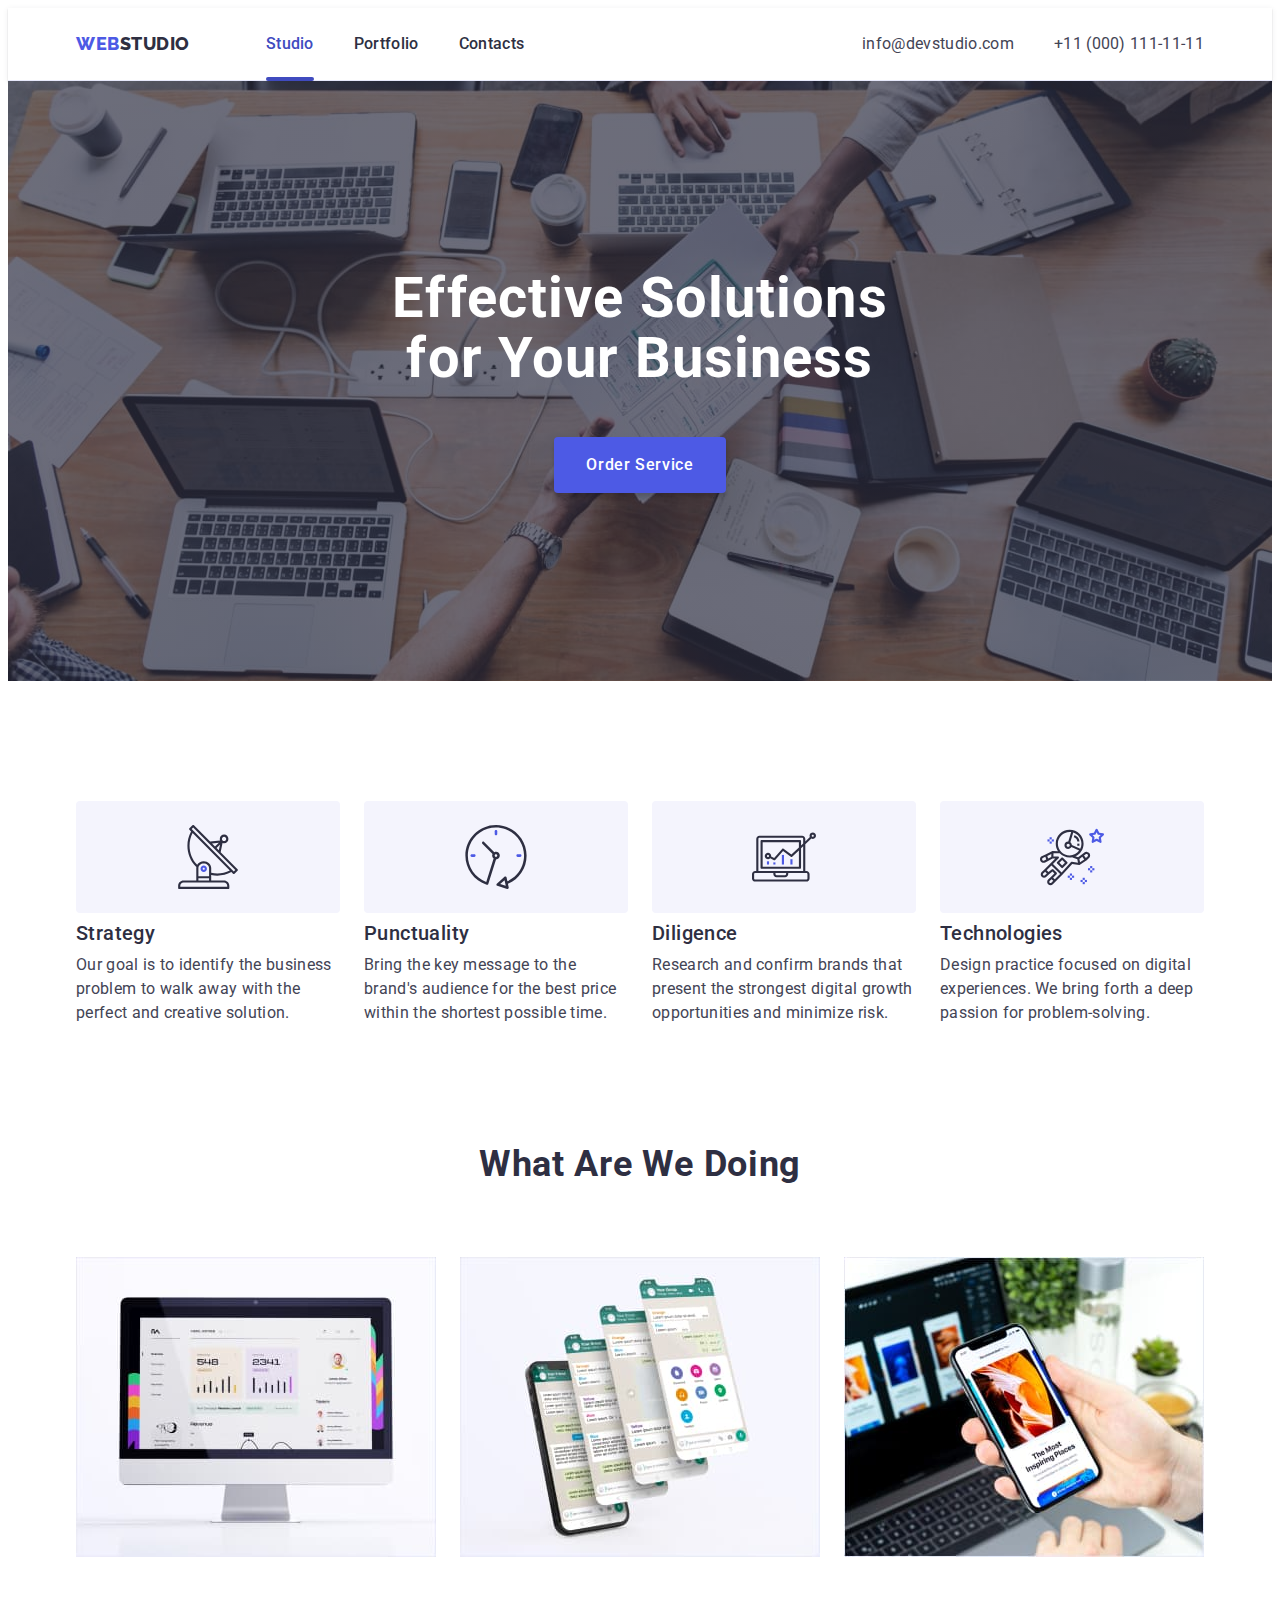
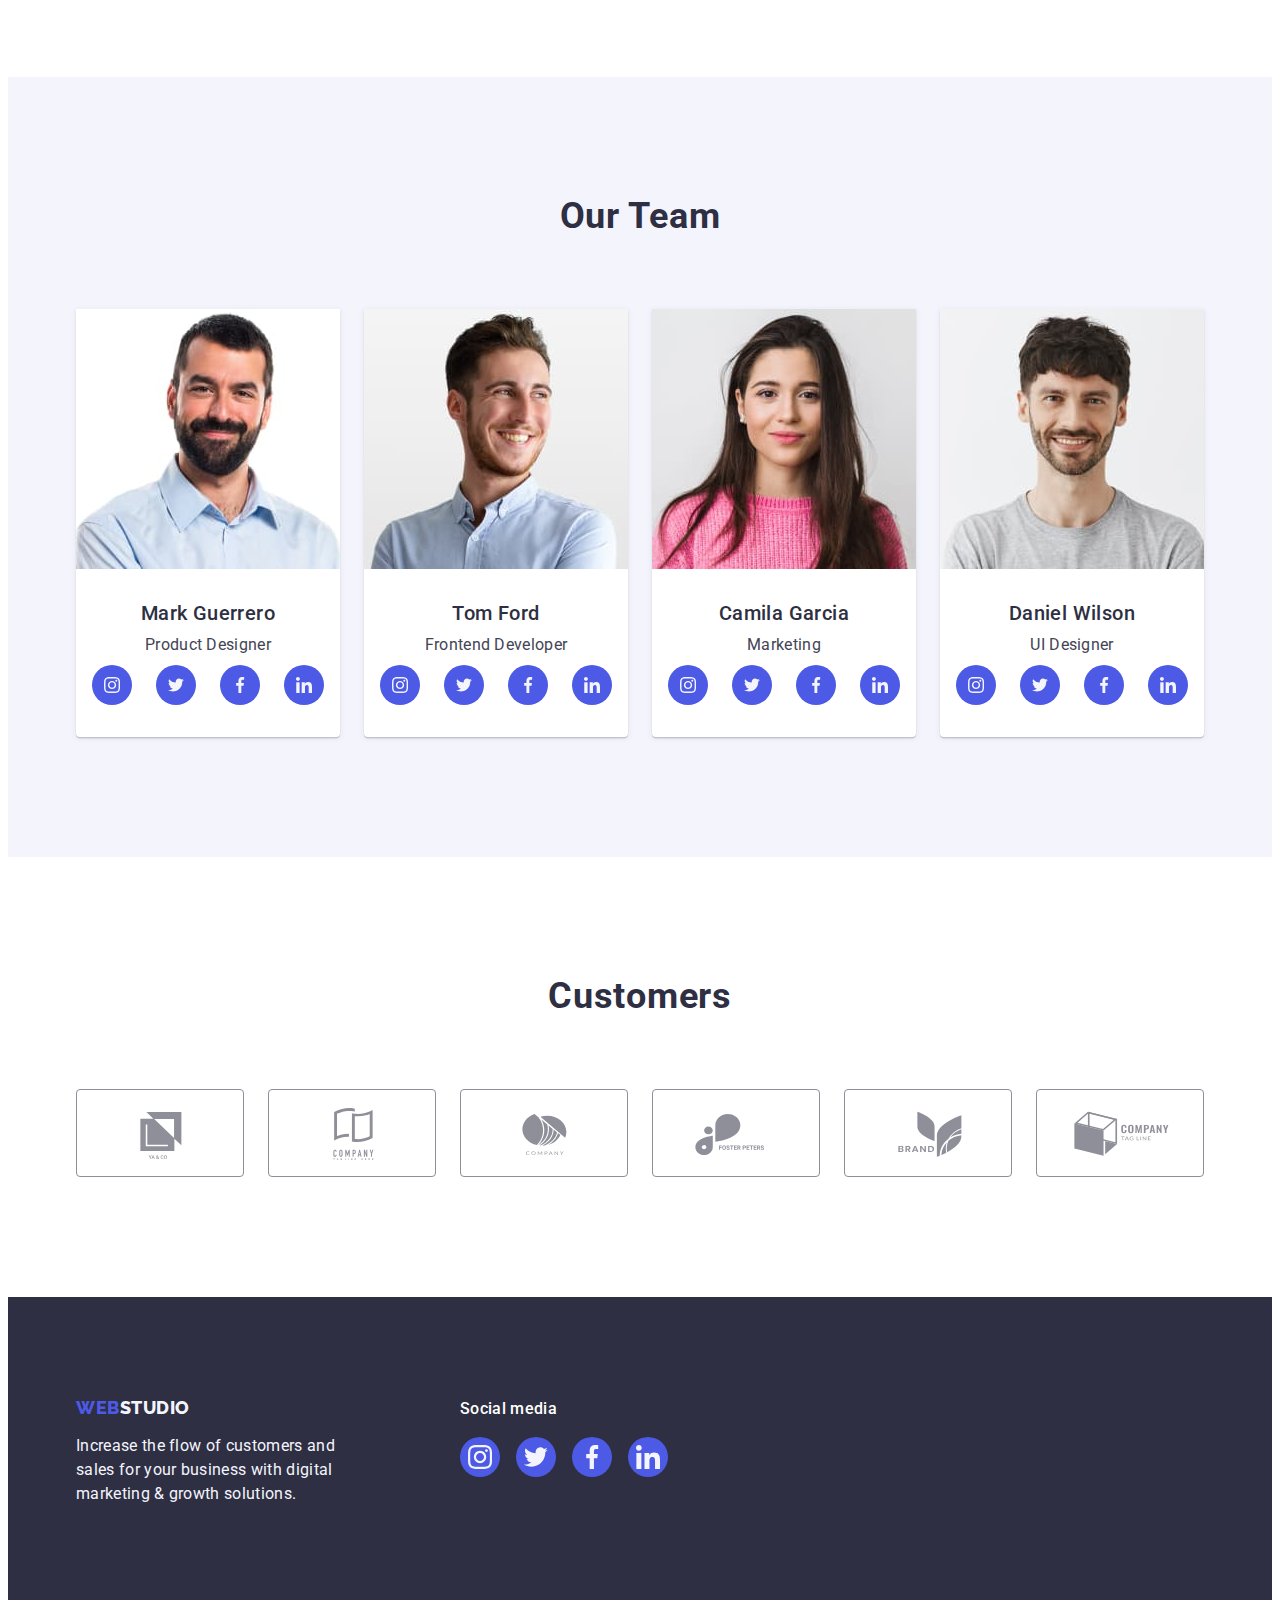
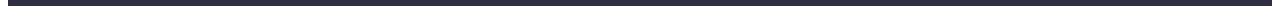
<file: index.html>
<!DOCTYPE html>
<html lang="en">
  <head>
    <meta charset="UTF-8" />
    <meta http-equiv="X-UA-Compatible" content="IE=edge" />
    <meta name="viewport" content="width=device-width, initial-scale=1.0" />
    <title>WebStudio</title>
    <link rel="preconnect" href="https://fonts.googleapis.com" />
    <link rel="preconnect" href="https://fonts.gstatic.com" crossorigin />
    <link
      href="https://fonts.googleapis.com/css2?family=Raleway:wght@800&family=Roboto:wght@400;500;700;900&display=swap"
      rel="stylesheet"
    />
    <link rel="preconnect" href="https://fonts.gstatic.com" />
    <link
      rel="stylesheet"
      href="https://cdnjs.cloudflare.com/ajax/libs/modern-normalize/2.0.0/modern-normalize.min.css"
      integrity="sha512-4xo8blKMVCiXpTaLzQSLSw3KFOVPWhm/TRtuPVc4WG6kUgjH6J03IBuG7JZPkcWMxJ5huwaBpOpnwYElP/m6wg=="
      crossorigin="anonymous"
      referrerpolicy="no-referrer"
    />
    <link rel="stylesheet" href="./css/styles.css" />
  </head>
  <body>
    <header class="header">
      <div class="container header-container">
        <nav class="header-navigation">
          <a href="/index.html" class="logo link">
            Web<span class="accent">Studio</span>
          </a>
          <ul class="header-list list">
            <li>
              <a class="header-link current link" href="./index.html">Studio</a>
            </li>
            <li>
              <a class="header-link link" href="./portfolio.html">Portfolio</a>
            </li>
            <li>
              <a class="header-link link" href="">Contacts</a>
            </li>
          </ul>
        </nav>
        <address class="address">
          <ul class="header-address list">
            <li>
              <a
                class="header-address-link link"
                href="mailto:info@devstudio.com"
                >info@devstudio.com</a
              >
            </li>
            <li>
              <a class="header-address-link link" href="tel:+110001111111"
                >+11 (000) 111-11-11</a
              >
            </li>
          </ul>
        </address>
      </div>
    </header>
    <main>
      <!----1 SECTION HERO---->
      <section class="section hero-section">
        <div class="container hero-container">
          <h1 class="hero-name">Effective Solutions for Your Business</h1>
          <button type="button" class="header-button" data-modal-open>
            Order Service
          </button>
        </div>
      </section>
      <!----2 SECTION OUR FEATURES----->
      <section class="section section-features">
        <div class="container">
          <h2 class="visually-hidden">Our Features</h2>
          <ul class="about-features list">
            <li class="about-features-item">
              <div class="features-icon">
                <svg width="64" height="64">
                  <use href="./images/icons.svg#icon-antenna"></use>
                </svg>
              </div>
              <h3 class="section-title">Strategy</h3>
              <p class="section-text">
                Our goal is to identify the business problem to walk away with
                the perfect and creative solution.
              </p>
            </li>
            <li class="about-features-item icon-clock">
              <div class="features-icon">
                <svg width="64" height="64">
                  <use href="./images/icons.svg#icon-clock"></use>
                </svg>
              </div>
              <h3 class="section-title">Punctuality</h3>
              <p class="section-text">
                Bring the key message to the brand's audience for the best price
                within the shortest possible time.
              </p>
            </li>
            <li class="about-features-item">
              <div class="features-icon">
                <svg width="64" height="64">
                  <use href="./images/icons.svg#icon-diagram"></use>
                </svg>
              </div>
              <h3 class="section-title">Diligence</h3>
              <p class="section-text">
                Research and confirm brands that present the strongest digital
                growth opportunities and minimize risk.
              </p>
            </li>
            <li class="about-features-item">
              <div class="features-icon">
                <svg width="64" height="64">
                  <use href="./images/icons.svg#icon-astronaut"></use>
                </svg>
              </div>
              <h3 class="section-title">Technologies</h3>
              <p class="section-text">
                Design practice focused on digital experiences. We bring forth a
                deep passion for problem-solving.
              </p>
            </li>
          </ul>
        </div>
      </section>
      <!-----3 SECTION WHAT DOING------>
      <section class="section features-doing">
        <div class="container">
          <h2 class="section-features-doing">What are we doing</h2>
          <ul class="list picture-list">
            <li class="picture-list-image">
              <img
                src="./images/a_img_1.jpg"
                alt="monitor"
                width="360"
                height="300"
              />
            </li>
            <li class="picture-list-image">
              <img
                src="./images/a_img_2.jpg"
                alt="phone"
                width="360"
                height="300"
              />
            </li>
            <li class="picture-list-image">
              <img
                src="./images/a_img_3.jpg"
                alt="notebook and phone"
                width="360"
                height="300"
              />
            </li>
          </ul>
        </div>
      </section>
      <!-----4 SECTION TEAM------->
      <section class="section section-team">
        <div class="container team-features">
          <h2 class="section-team-features">Our Team</h2>
          <ul class="list list-team">
            <li class="list-team-image">
              <img
                src="./images/mark_guerrero_img.jpg"
                alt="photo_mark_guerrero"
                width="264"
                height="260"
              />
              <div class="container-info">
                <h3 class="section-team-title">Mark Guerrero</h3>
                <p class="section-team-text">Product Designer</p>
                <ul class="socialmedia-list list">
                  <li class="socialmedia-item">
                    <a class="social-link link" href="">
                      <svg class="social-icon" width="16" height="16">
                        <use href="./images/icons.svg#icon-instagram"></use>
                      </svg>
                    </a>
                  </li>
                  <li class="socialmedia-item">
                    <a class="social-link link" href="">
                      <svg class="social-icon" width="16" height="16">
                        <use href="./images/icons.svg#icon-twitter"></use>
                      </svg>
                    </a>
                  </li>
                  <li class="socialmedia-item">
                    <a class="social-link link" href="">
                      <svg class="social-icon" width="16" height="16">
                        <use href="./images/icons.svg#icon-facebook"></use>
                      </svg>
                    </a>
                  </li>
                  <li class="socialmedia-item">
                    <a class="social-link link" href="">
                      <svg class="social-icon" width="16" height="16">
                        <use href="./images/icons.svg#icon-linkedin"></use>
                      </svg>
                    </a>
                  </li>
                </ul>
              </div>
            </li>
            <li class="list-team-image">
              <img
                src="./images/tom_ford_img.jpg"
                alt="photo_tom_ford"
                width="264"
                height="260"
              />
              <div class="container-info">
                <h3 class="section-team-title">Tom Ford</h3>
                <p class="section-team-text">Frontend Developer</p>
                <ul class="socialmedia-list list">
                  <li class="socialmedia-item">
                    <a class="social-link link" href="">
                      <svg class="social-icon" width="16" height="16">
                        <use href="./images/icons.svg#icon-instagram"></use>
                      </svg>
                    </a>
                  </li>
                  <li class="socialmedia-item">
                    <a class="social-link link" href="">
                      <svg class="social-icon" width="16" height="16">
                        <use href="./images/icons.svg#icon-twitter"></use>
                      </svg>
                    </a>
                  </li>
                  <li class="socialmedia-item">
                    <a class="social-link link" href="">
                      <svg class="social-icon" width="16" height="16">
                        <use href="./images/icons.svg#icon-facebook"></use>
                      </svg>
                    </a>
                  </li>
                  <li class="socialmedia-item">
                    <a class="social-link link" href="">
                      <svg class="social-icon" width="16" height="16">
                        <use href="./images/icons.svg#icon-linkedin"></use>
                      </svg>
                    </a>
                  </li>
                </ul>
              </div>
            </li>
            <li class="list-team-image">
              <img
                src="./images/camila_garcia_img.jpg"
                alt="photo_camila_garcia"
                width="264"
                height="260"
              />
              <div class="container-info">
                <h3 class="section-team-title">Camila Garcia</h3>
                <p class="section-team-text">Marketing</p>
                <ul class="socialmedia-list list">
                  <li class="socialmedia-item">
                    <a class="social-link link" href="">
                      <svg class="social-icon" width="16" height="16">
                        <use href="./images/icons.svg#icon-instagram"></use>
                      </svg>
                    </a>
                  </li>
                  <li class="socialmedia-item">
                    <a class="social-link link" href="">
                      <svg class="social-icon" width="16" height="16">
                        <use href="./images/icons.svg#icon-twitter"></use>
                      </svg>
                    </a>
                  </li>
                  <li class="socialmedia-item">
                    <a class="social-link link" href="">
                      <svg class="social-icon" width="16" height="16">
                        <use href="./images/icons.svg#icon-facebook"></use>
                      </svg>
                    </a>
                  </li>
                  <li class="socialmedia-item">
                    <a class="social-link link" href="">
                      <svg class="social-icon" width="16" height="16">
                        <use href="./images/icons.svg#icon-linkedin"></use>
                      </svg>
                    </a>
                  </li>
                </ul>
              </div>
            </li>
            <li class="list-team-image">
              <img
                src="./images/daniel_wilson_img.jpg"
                alt="photo_daniel_wilson"
                width="264"
                height="260"
              />
              <div class="container-info">
                <h3 class="section-team-title">Daniel Wilson</h3>
                <p class="section-team-text">UI Designer</p>
                <ul class="socialmedia-list list">
                  <li class="socialmedia-item">
                    <a class="social-link link" href="">
                      <svg class="social-icon" width="16" height="16">
                        <use href="./images/icons.svg#icon-instagram"></use>
                      </svg>
                    </a>
                  </li>
                  <li class="socialmedia-item">
                    <a class="social-link link" href="">
                      <svg class="social-icon" width="16" height="16">
                        <use href="./images/icons.svg#icon-twitter"></use>
                      </svg>
                    </a>
                  </li>
                  <li class="socialmedia-item">
                    <a class="social-link link" href="">
                      <svg class="social-icon" width="16" height="16">
                        <use href="./images/icons.svg#icon-facebook"></use>
                      </svg>
                    </a>
                  </li>
                  <li class="socialmedia-item">
                    <a class="social-link link" href="">
                      <svg class="social-icon" width="16" height="16">
                        <use href="./images/icons.svg#icon-linkedin"></use>
                      </svg>
                    </a>
                  </li>
                </ul>
              </div>
            </li>
          </ul>
        </div>
      </section>
      <!----5 SECTION CUSTOMERS---->
      <section class="section section-customers">
        <div class="container">
          <h2 class="section-customers-features">Customers</h2>
          <ul class="about-customers list">
            <li class="about-customers-item">
              <a class="customers-link link" href="">
                <svg class="customers-logo" width="104" height="56">
                  <use href="./images/icons.svg#icon-Logo-1"></use>
                </svg>
              </a>
            </li>
            <li class="about-customers-item">
              <a class="customers-link link" href="">
                <svg class="customers-logo" width="104" height="56">
                  <use href="./images/icons.svg#icon-Logo-2"></use>
                </svg>
              </a>
            </li>
            <li class="about-customers-item">
              <a class="customers-link link" href="">
                <svg class="customers-logo" width="104" height="56">
                  <use href="./images/icons.svg#icon-Logo-3"></use>
                </svg>
              </a>
            </li>
            <li class="about-customers-item">
              <a class="customers-link link" href="">
                <svg class="customers-logo" width="104" height="56">
                  <use href="./images/icons.svg#icon-Logo-4"></use>
                </svg>
              </a>
            </li>
            <li class="about-customers-item">
              <a class="customers-link link" href="">
                <svg class="customers-logo" width="104" height="56">
                  <use href="./images/icons.svg#icon-Logo-5"></use>
                </svg>
              </a>
            </li>
            <li class="about-customers-item">
              <a class="customers-link link" href="">
                <svg class="customers-logo" width="104" height="56">
                  <use href="./images/icons.svg#icon-Logo-6"></use>
                </svg>
              </a>
            </li>
          </ul>
        </div>
      </section>
    </main>
    <!-----FOOTER------>
    <footer class="footer">
      <div class="container footer-container">
        <div class="footer-logo-container">
          <a href="/index.html" class="logo-logo link"
            >Web<span class="accent-accent">Studio</span>
          </a>
          <p class="footer-text">
            Increase the flow of customers and sales for your business with
            digital marketing & growth solutions.
          </p>
        </div>
        <div class="footer-socialmedia-container">
          <p class="socialmedia-text">Social media</p>
          <ul class="ft-socialmedia-list list">
            <li class="ft-socialmedia-item">
              <a class="ft-social-link link" href="">
                <svg class="ft-social-icon" width="24" height="24">
                  <use href="./images/icons.svg#icon-instagram"></use>
                </svg>
              </a>
            </li>
            <li class="ft-socialmedia-item">
              <a class="ft-social-link link" href="">
                <svg class="ft-social-icon" width="24" height="24">
                  <use href="./images/icons.svg#icon-twitter"></use>
                </svg>
              </a>
            </li>
            <li class="ft-socialmedia-item">
              <a class="ft-social-link link" href="">
                <svg class="ft-social-icon" width="24" height="24">
                  <use href="./images/icons.svg#icon-facebook"></use>
                </svg>
              </a>
            </li>
            <li class="ft-socialmedia-item">
              <a class="ft-social-link link" href="">
                <svg class="ft-social-icon" width="24" height="24">
                  <use href="./images/icons.svg#icon-linkedin"></use>
                </svg>
              </a>
            </li>
          </ul>
        </div>
      </div>
    </footer>
    <div class="backdrop is-hidden" data-modal>
      <div class="modal">
        <button type="button" class="modal-close" data-modal-close>
          <svg class="icon-close-black" width="8" height="8">
            <use href="./images/icons.svg#icon-close-black"></use>
          </svg>
        </button>
      </div>
    </div>
    <script src="./js/modal.js"></script>
  </body>
</html>
</file>
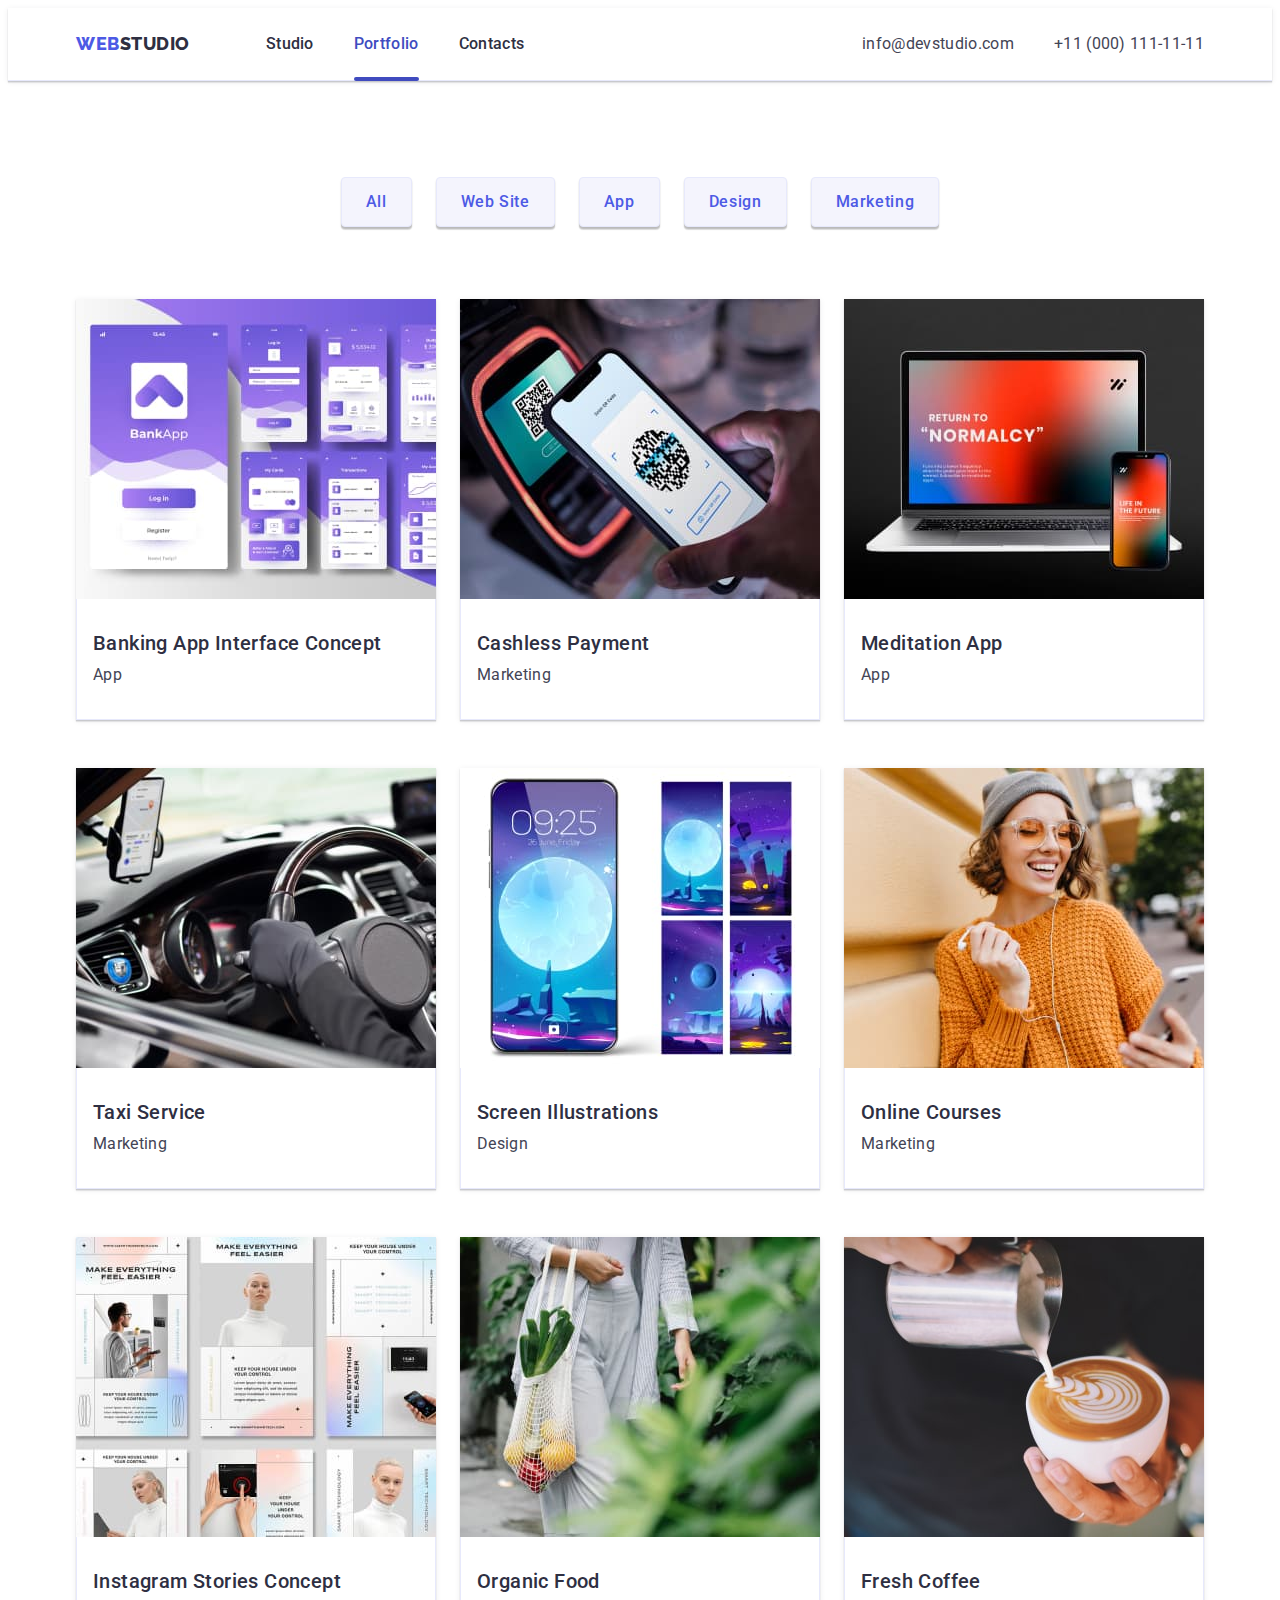
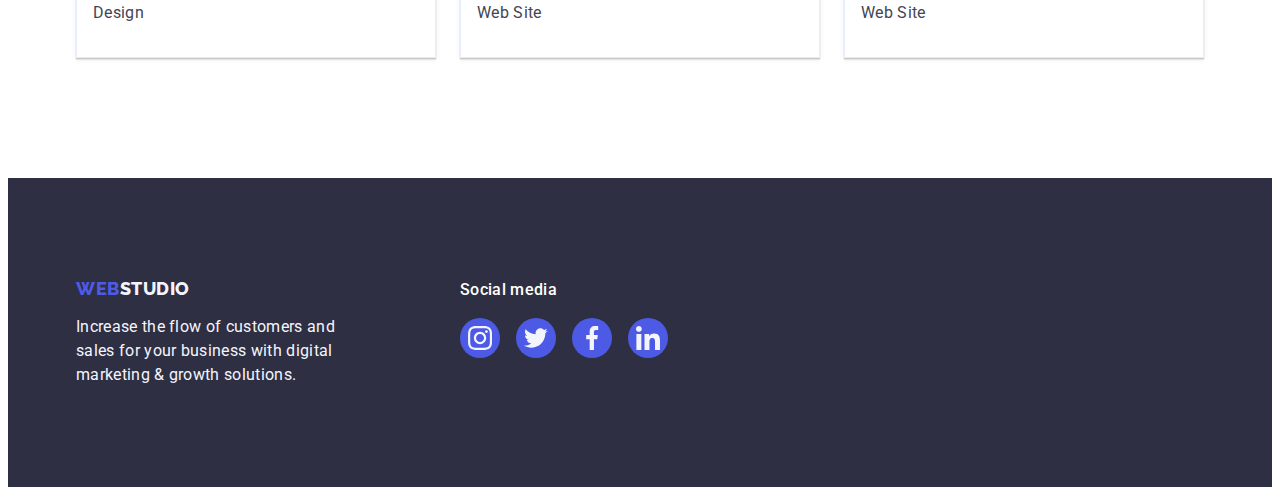
<file: portfolio.html>
<!DOCTYPE html>
<html lang="en">
  <head>
    <meta charset="UTF-8" />
    <meta http-equiv="X-UA-Compatible" content="IE=edge" />
    <meta name="viewport" content="width=device-width, initial-scale=1.0" />
    <title>WebStudio</title>
    <link rel="preconnect" href="https://fonts.googleapis.com" />
    <link rel="preconnect" href="https://fonts.gstatic.com" crossorigin />
    <link
      href="https://fonts.googleapis.com/css2?family=Raleway:wght@800&family=Roboto:wght@400;500;700;900&display=swap"
      rel="stylesheet"
    />
    <link rel="preconnect" href="https://fonts.gstatic.com" />
    <link
      rel="stylesheet"
      href="https://cdnjs.cloudflare.com/ajax/libs/modern-normalize/2.0.0/modern-normalize.min.css"
      integrity="sha512-4xo8blKMVCiXpTaLzQSLSw3KFOVPWhm/TRtuPVc4WG6kUgjH6J03IBuG7JZPkcWMxJ5huwaBpOpnwYElP/m6wg=="
      crossorigin="anonymous"
      referrerpolicy="no-referrer"
    />
    <link rel="stylesheet" href="./css/styles.css" />
  </head>
  <body>
    <header class="header">
      <div class="container header-container">
        <nav class="header-navigation">
          <a href="/index.html" class="logo link">
            Web<span class="accent">Studio</span>
          </a>
          <ul class="header-list list">
            <li>
              <a class="header-link link" href="./index.html">Studio</a>
            </li>
            <li>
              <a class="header-link current link" href="./portfolio.html"
                >Portfolio</a
              >
            </li>
            <li>
              <a class="header-link link" href="">Contacts</a>
            </li>
          </ul>
        </nav>
        <address class="address">
          <ul class="header-address list">
            <li>
              <a
                class="header-address-link link"
                href="mailto:info@devstudio.com"
                >info@devstudio.com</a
              >
            </li>
            <li>
              <a class="header-address-link link" href="tel:+110001111111"
                >+11 (000) 111-11-11</a
              >
            </li>
          </ul>
        </address>
      </div>
    </header>
    <main>
      <section class="section portfolio">
        <div class="container">
          <h1 hidden="" class="visually-hidden">Our projects</h1>
          <ul class="button-list list">
            <li class="button-list-item">
              <button type="button" class="button-btn">All</button>
            </li>
            <li class="button-list-item">
              <button type="button" class="button-btn">Web Site</button>
            </li>
            <li class="button-list-item">
              <button type="button" class="button-btn">App</button>
            </li>
            <li class="button-list-item">
              <button type="button" class="button-btn">Design</button>
            </li>
            <li class="button-list-item">
              <button type="button" class="button-btn">Marketing</button>
            </li>
          </ul>
          <!-----GALLERY----->
          <ul class="portfolio-gallery list">
            <li class="gallery-item">
              <a class="link gallery-item-active" href="">
                <div class="gallery-example-picture">
                  <img
                    src="./images/bank-app-img.jpg"
                    alt="banking application"
                    width="360"
                    height="300"
                  />
                  <p class="gallery-example-text">
                    14 Stylish and User-Friendly App Design Concepts · Task
                    Manager App · Calorie Tracker App · Exotic Fruit Ecommerce
                    App · Cloud Storage App
                  </p>
                </div>
                <div class="gallery-item-text">
                  <h2 class="project-name">Banking App Interface Concept</h2>
                  <p class="project-text">App</p>
                </div>
              </a>
            </li>
            <li class="gallery-item">
              <a class="link gallery-item-active" href="">
                <div class="gallery-example-picture">
                  <img
                    src="./images/cashless-payment-img.jpg"
                    alt="phone and payment"
                    width="360"
                    height="300"
                  />
                  <p class="gallery-example-text">
                    14 Stylish and User-Friendly App Design Concepts · Task
                    Manager App · Calorie Tracker App · Exotic Fruit Ecommerce
                    App · Cloud Storage App
                  </p>
                </div>
                <div class="gallery-item-text">
                  <h2 class="project-name">Cashless Payment</h2>
                  <p class="project-text">Marketing</p>
                </div>
              </a>
            </li>
            <li class="gallery-item">
              <a class="link gallery-item-active" href="">
                <div class="gallery-example-picture">
                  <img
                    src="./images/meditation-app-img.jpg"
                    alt="meditation application"
                    width="360"
                    height="300"
                  />
                  <p class="gallery-example-text">
                    14 Stylish and User-Friendly App Design Concepts · Task
                    Manager App · Calorie Tracker App · Exotic Fruit Ecommerce
                    App · Cloud Storage App
                  </p>
                </div>
                <div class="gallery-item-text">
                  <h2 class="project-name">Meditation App</h2>
                  <p class="project-text">App</p>
                </div>
              </a>
            </li>
            <li class="gallery-item">
              <a class="link gallery-item-active" href="">
                <div class="gallery-example-picture">
                  <img
                    src="./images/driver-img.jpg"
                    alt="taxi driver"
                    width="360"
                    height="300"
                  />
                  <p class="gallery-example-text">
                    14 Stylish and User-Friendly App Design Concepts · Task
                    Manager App · Calorie Tracker App · Exotic Fruit Ecommerce
                    App · Cloud Storage App
                  </p>
                </div>
                <div class="gallery-item-text">
                  <h2 class="project-name">Taxi Service</h2>
                  <p class="project-text">Marketing</p>
                </div>
              </a>
            </li>
            <li class="gallery-item">
              <a class="link gallery-item-active" href="">
                <div class="gallery-example-picture">
                  <img
                    src="./images/screen-illustrations-img.jpg"
                    alt="phone illustrations"
                    width="360"
                    height="300"
                  />
                  <p class="gallery-example-text">
                    14 Stylish and User-Friendly App Design Concepts · Task
                    Manager App · Calorie Tracker App · Exotic Fruit Ecommerce
                    App · Cloud Storage App
                  </p>
                </div>
                <div class="gallery-item-text">
                  <h2 class="project-name">Screen Illustrations</h2>
                  <p class="project-text">Design</p>
                </div>
              </a>
            </li>
            <li class="gallery-item">
              <a class="link gallery-item-active" href="">
                <div class="gallery-example-picture">
                  <img
                    src="./images/smiling-girl-img.jpg"
                    alt="girl and phone"
                    width="360"
                    height="300"
                  />
                  <p class="gallery-example-text">
                    14 Stylish and User-Friendly App Design Concepts · Task
                    Manager App · Calorie Tracker App · Exotic Fruit Ecommerce
                    App · Cloud Storage App
                  </p>
                </div>
                <div class="gallery-item-text">
                  <h2 class="project-name">Online Courses</h2>
                  <p class="project-text">Marketing</p>
                </div>
              </a>
            </li>
            <li class="gallery-item">
              <a class="link gallery-item-active" href="">
                <div class="gallery-example-picture">
                  <img
                    src="./images/instagram-img.jpg"
                    alt="instagram pictures"
                    width="360"
                    height="300"
                  />
                  <p class="gallery-example-text">
                    14 Stylish and User-Friendly App Design Concepts · Task
                    Manager App · Calorie Tracker App · Exotic Fruit Ecommerce
                    App · Cloud Storage App
                  </p>
                </div>
                <div class="gallery-item-text">
                  <h2 class="project-name">Instagram Stories Concept</h2>
                  <p class="project-text">Design</p>
                </div>
              </a>
            </li>
            <li class="gallery-item">
              <a class="link gallery-item-active" href="">
                <div class="gallery-example-picture">
                  <img
                    src="./images/food-img.jpg"
                    alt="woman and food"
                    width="360"
                    height="300"
                  />
                  <p class="gallery-example-text">
                    14 Stylish and User-Friendly App Design Concepts · Task
                    Manager App · Calorie Tracker App · Exotic Fruit Ecommerce
                    App · Cloud Storage App
                  </p>
                </div>
                  <div class="gallery-item-text">
                    <h2 class="project-name">Organic Food</h2>
                    <p class="project-text">Web Site</p>          
                </div>
              </a>
            </li>
            <li class="gallery-item">
              <a class="link gallery-item-active" href="">
                <div class="gallery-example-picture">
                  <img
                    src="./images/coffee-img.jpg"
                    alt="fresh coffe"
                    width="360"
                    height="300"
                  />
                  <p class="gallery-example-text">
                    14 Stylish and User-Friendly App Design Concepts · Task
                    Manager App · Calorie Tracker App · Exotic Fruit Ecommerce
                    App · Cloud Storage App
                  </p>
                </div>
                <div class="gallery-item-text">
                  <h2 class="project-name">Fresh Coffee</h2>
                  <p class="project-text">Web Site</p>
                </div>
              </a>
            </li>
          </ul>
        </div>
      </section>
    </main>
    <!-----FOOTER------>
    <footer class="footer">
      <div class="container footer-container">
        <div class="footer-logo-container">
          <a href="/index.html" class="logo-logo link"
            >Web<span class="accent-accent">Studio</span>
          </a>
          <p class="footer-text">
            Increase the flow of customers and sales for your business with
            digital marketing & growth solutions.
          </p>
        </div>
        <div class="footer-socialmedia-container">
          <p class="socialmedia-text">Social media</p>
          <ul class="ft-socialmedia-list list">
            <li class="ft-socialmedia-item">
              <a class="ft-social-link link" href="">
                <svg class="ft-social-icon" width="24" height="24">
                  <use href="./images/icons.svg#icon-instagram"></use>
                </svg>
              </a>
            </li>
            <li class="ft-socialmedia-item">
              <a class="ft-social-link link" href="">
                <svg class="ft-social-icon" width="24" height="24">
                  <use href="./images/icons.svg#icon-twitter"></use>
                </svg>
              </a>
            </li>
            <li class="ft-socialmedia-item">
              <a class="ft-social-link link" href="">
                <svg class="ft-social-icon" width="24" height="24">
                  <use href="./images/icons.svg#icon-facebook"></use>
                </svg>
              </a>
            </li>
            <li class="ft-socialmedia-item">
              <a class="ft-social-link link" href="">
                <svg class="ft-social-icon" width="24" height="24">
                  <use href="./images/icons.svg#icon-linkedin"></use>
                </svg>
              </a>
            </li>
          </ul>
        </div>
      </div>
    </footer>
  </body>
</html>
</file>
<file: css/styles.css>
:root {
  --page-background-color: #ffffff;
  --text-color: #434455;
  --main-text-color: #2e2f42;
  --primary-background-color: #f4f4fd;
  --accent-color: #4d5ae5;
  --accent-dark-color: #404bbf;
  --helper-text-color: #8e8f99;
  --green-color: #31d0aa;
}

body {
  color: var(--text-color);
  background-color: var(--page-background-color);
  font-family: "Roboto", sans-serif;
  font-style: normal;
}

*,
*::before,
*::after {
  box-sizing: border-box;
}

p,
h1,
h2,
h3,
h4,
h5,
h6 {
  margin: 0;
}

.container {
  width: 1158px;
  padding-left: 15px;
  padding-right: 15px;
  margin-left: auto;
  margin-right: auto;
}

ul {
  margin: 0;
  padding: 0;
}

img {
  display: block;
  max-width: 100%;
  height: auto;
}

.list {
  list-style: none;
}

.link {
  text-decoration: none;
}

/*-------LOGO----------*/

.logo {
  margin-right: 76px;
  color: var(--accent-color);
}

.accent {
  color: var(--main-text-color);
}

.logo,
.accent {
  font-family: "Raleway", sans-serif;
  font-weight: 800;
  font-size: 18px;
  line-height: 1.17;
  letter-spacing: 0.03em;
  text-decoration: none;
  text-transform: uppercase;
}

/*------HEADER-------*/

.header {
  border-bottom: 1px solid #e7e9fc;
  box-shadow: 0px 2px 1px rgba(46, 47, 66, 0.08),
    0px 1px 1px rgba(46, 47, 66, 0.16), 0px 1px 6px rgba(46, 47, 66, 0.08);
}

.header-container {
  display: flex;
  align-items: center;
}

.header-navigation {
  display: flex;
  align-items: center;
  margin: 0;
  margin-right: auto;
  padding: 0;
}

.header-list {
  display: flex;
  gap: 40px;
}

.header-list .header-link:hover,
.header-list .header-link:focus {
  color: #404bbf;
}

.header-link {
  position: relative;
  display: block;
  padding-top: 24px;
  padding-bottom: 24px;
  font-weight: 500;
  font-size: 16px;
  line-height: 1.5;
  letter-spacing: 0.02em;
  color: var(--main-text-color);
  transition: color 250ms cubic-bezier(0.4, 0, 0.2, 1);
}

.header-address-link:hover,
.header-address-link:focus,
.header-link.current {
  color: var(--accent-dark-color);
  transition: color 250ms cubic-bezier(0.4, 0, 0.2, 1);
}

.header-link.current::after {
  content: "";
  position: absolute;
  left: 0;
  bottom: -1px;
  border-radius: 2px;
  width: 100%;
  height: 4px;
  background-color: var(--accent-dark-color);
}

.address {
  font-style: normal;
}

.header-address {
  display: flex;
  gap: 40px;
}

.header-address-link {
  font-weight: 400;
  font-size: 16px;
  line-height: 1.5;
  letter-spacing: 0.02em;
  color: var(--text-color);
  transition: color 250ms cubic-bezier(0.4, 0, 0.2, 1);
}

/*------ 1 SECTION HERO------*/

.hero-section {
  padding: 188px 0;
  margin: 0 auto;
  max-width: 1440px;
  background-color: var(--main-text-color);
  background-image: linear-gradient(
      rgba(46, 47, 66, 0.7),
      rgba(46, 47, 66, 0.7)
    ),
    url(../images/people-office.jpg);
  background-repeat: no-repeat;
  background-position: center;
  background-size: cover;
}

.hero-name {
  text-align: center;
  margin-left: auto;
  margin-right: auto;
  margin-bottom: 48px;
  font-weight: 700px;
  font-size: 56px;
  max-width: 496px;
  color: var(--page-background-color);
  font-size: 56px;
  line-height: 1.07;
  letter-spacing: 0.02em;
}

/*------Header-Button------*/

.header-button:hover,
.header-button:focus {
  background-color: #404bbf;
}

.header-button {
  display: block;
  min-width: 169px;
  text-align: center;
  padding: 16px 32px;
  height: 56px;
  border: 0;
  border-radius: 4px;
  box-shadow: 0px 4px 4px rgba(0, 0, 0, 0.15);
  margin-left: auto;
  margin-right: auto;
  color: var(--page-background-color);
  background-color: #4d5ae5;
  font-family: "Roboto", sans-serif;
  font-weight: 500;
  font-size: 16px;
  line-height: 1.5;
  letter-spacing: 0.04em;
  cursor: pointer;

  transition-property: background-color;
  transition-duration: 250ms;
  transition-timing-function: cubic-bezier(0.4, 0, 0.2, 1);
}

.button {
  font-family: "Roboto";
  font-weight: 500;
  font-size: 16px;
  line-height: 1.5;
  letter-spacing: 0.04em;
  color: #4d5ae5;
}

/*-----2 SECTION OUR FEATURES------*/

.section-features {
  padding: 120px 0;
}

.visually-hidden {
  position: absolute;
  white-space: nowrap;
  width: 1px;
  height: 1px;
  overflow: hidden;
  border: 0;
  padding: 0;
  clip: rect(0 0 0 0);
  clip-path: inset(100%);
  margin: -1px;
}

.about-features {
  display: flex;
  gap: 24px;
}

.about-features-item {
  width: calc((100% - 72px) / 4);
}

.features-icon {
  display: flex;
  height: 112px;
  justify-content: center;
  align-items: center;
  margin-bottom: 8px;
  border-radius: 4px;
  background-color: var(--primary-background-color);
}

.section-title {
  margin-bottom: 8px;
  color: var(--main-text-color);
  font-weight: 500;
  font-size: 20px;
  line-height: 1.2;
  letter-spacing: 0.02em;
}

.section-text {
  font-size: 16px;
  line-height: 1.5;
  letter-spacing: 0.02em;
  color: var(--text-color);
  max-width: 264px;
}

/*----3 SECTION WHAT DOING----*/

.features-doing {
  padding-bottom: 120px;
}

.section-features-doing {
  font-size: 36px;
  line-height: 1.11;
  letter-spacing: 0.02em;
  text-align: center;
  text-transform: capitalize;
  color: var(--main-text-color);
  margin-bottom: 72px;
}
.picture-list {
  display: flex;
  flex-wrap: wrap;
  gap: 24px;
  padding-top: 0;
  padding-bottom: 0;
  margin: 0;
  padding: 0;
}

.picture-list-image {
  width: calc((100% - 48px) - 3);
}

/*------4 SECTION TEAM-------*/

.section-team {
  padding: 120px 0;
  margin: 0;
  background-color: var(--primary-background-color);
}

.section-team-features {
  margin-bottom: 72px;
  color: var(--main-text-color);
  font-size: 36px;
  line-height: 1.11;
  letter-spacing: 0.02em;
  text-align: center;
  text-transform: capitalize;
}

.list-team {
  display: flex;
  gap: 24px;
}

.list-team-image {
  background-color: var(--page-background-color);
  width: calc((100%-72px) / 4);
  box-shadow: 0px 1px 6px rgba(46, 47, 66, 0.08),
    0px 1px 1px rgba(46, 47, 66, 0.16), 0px 2px 1px rgba(46, 47, 66, 0.08);
  border-radius: 0px 0px 4px 4px;
}

.container-info {
  padding: 32px 16px;
}

.section-team-title {
  text-align: center;
  margin-bottom: 8px;
  color: var(--main-text-color);
  font-weight: 500;
  font-size: 20px;
  line-height: 1.2;
  letter-spacing: 0.02em;
}

.section-team-text {
  text-align: center;
  color: var(--text-color);
  font-weight: 400;
  font-size: 16px;
  line-height: 1.5;
  letter-spacing: 0.02em;
}

/*----Social Media----*/

.socialmedia-list {
  display: flex;
  align-items: center;
  justify-content: center;
  gap: 24px;
  margin-top: 8px;
}

.socialmedia-item {
  width: 40px;
  height: 40px;
}

.social-link {
  width: 100%;
  height: 100%;
  background-color: var(--accent-color);
  display: flex;
  align-items: center;
  justify-content: center;
  border-radius: 50%;

  transition-property: background-color;
  transition-duration: 250ms;
  transition-timing-function: cubic-bezier(0.4, 0, 0.2, 1);
}

.social-link:hover,
.social-link:focus {
  color: var(--accent-dark-color);
  background-color: var(--accent-dark-color);
}

.social-icon {
  fill: var(--primary-background-color);
}

/*-----5 SECTION CUSTOMERS-----*/

.section-customers {
  padding: 120px 0;
}

.section-customers-features {
  margin-bottom: 72px;
  color: var(--main-text-color);
  font-size: 36px;
  line-height: 1.11;
  letter-spacing: 0.02em;
  text-align: center;
  text-transform: capitalize;
}

.about-customers {
  display: flex;
  gap: 24px;
  justify-content: center;
  align-items: center;
}

.about-customers-item {
  width: calc((100% - 120px) / 6);
  width: 168px;
  height: 88px;
}

.customers-link {
  display: flex;
  justify-content: center;
  align-items: center;
  width: 100%;
  height: 100%;
  border-radius: 4px;
  border: 1px solid var(--helper-text-color);
  color: var(--helper-text-color);
  transition: border-color 250ms cubic-bezier(0.4, 0, 0.2, 1),
    color 250ms cubic-bezier(0.4, 0, 0.2, 1);
}

.customer-link:hover,
.customer-link:focus {
  color: ;
  background-color: var(--accent-dark-color);
}

.customers-logo {
  fill: currentColor;
}

.customers-link:hover,
.customers-link:focus {
  color: var(--accent-dark-color);
  border-color: var(--accent-dark-color);
}

/*-------PAGE PORTFOLIO------*/

/*-------Buttons--------*/

.button-list {
  display: flex;
  justify-content: center;
  margin-bottom: 72px;
  gap: 24px;
}

.button-list-item {
  width: calc((100% - 96px) - 5);
}

.button-btn {
  border: 1px solid #e7e9fc;
  border-radius: 4px;
  padding: 12px 24px;
  font-family: "Roboto", sans-serif;
  font-weight: 500;
  font-size: 16px;
  line-height: 1.5;
  letter-spacing: 0.04em;
  color: var(--accent-color);
  background-color: var(--primary-background-color);
  cursor: pointer;
  box-shadow: 0px 3px 1px rgba(0, 0, 0, 0.1), 0px 2px 1px rgba(0, 0, 0, 0.08),
    0px 2px 2px rgba(0, 0, 0, 0.12);

  transition-property: color, background-color, border-color, box-shadow;
  transition-duration: 250ms;
  transition-timing-function: cubic-bezier(0.4, 0, 0.2, 1);
}

.button-btn:hover,
.button-btn:focus {
  color: var(--page-background-color);
  background-color: var(--accent-dark-color);
  border: 1px solid transparent;
}

/*--------SECTION PORTFOLIO------*/

.portfolio {
  padding: 96px 0 120px;
}

.portfolio-gallery {
  display: flex;
  flex-wrap: wrap;
  gap: 48px 24px;
}

.gallery-item {
  width: calc((100% - 48px) / 3);
  box-shadow: 0px 1px 6px rgba(46, 47, 66, 0.08),
    0px 1px 1px rgba(46, 47, 66, 0.16), 0px 2px 1px rgba(46, 47, 66, 0.08);
  transition: transform 250ms cubic-bezier(0.4, 0, 0.2, 1);
}

.gallery-item-active {
  display: block;
  transition: box-shadow 250ms cubic-bezier(0.4, 0, 0.2, 1);
}

.gallery-item-active:hover,
.gallery-item-active:focus {
  box-shadow: 0px 1px 6px rgba(46, 47, 66, 0.08),
    0px 1px 1px rgba(46, 47, 66, 0.16), 0px 2px 1px rgba(46, 47, 66, 0.08);
}

.gallery-example-picture {
  position: relative;
  overflow: hidden;
}

.gallery-example-text {
  position: absolute;
  top: 0;
  padding: 40px 32px;
  height: 100%;
  transform: translateY(100%);
  transition: transform 250ms cubic-bezier(0.4, 0, 0.2, 1);
  font-weight: 400;
  font-size: 16px;
  line-height: 1.5;
  letter-spacing: 0.02em;
  color: var(--primary-background-color);
  background-color: var(--accent-color);
}

.gallery-item-active:hover .gallery-example-text,
.gallery-item-active:focus .gallery-example-text {
  transform: translateY(0%);
}

.gallery-item-text {
  padding: 32px 16px;
  border: 1px solid #e7e9fc;
  border-top: none;
}

.project-name {
  margin-bottom: 8px;
  font-weight: 500;
  font-size: 20px;
  line-height: 1.2;
  letter-spacing: 0.02em;
  color: var(--main-text-color);
}

.project-text {
  font-size: 16px;
  line-height: 1.5;
  letter-spacing: 0.02em;
  color: var(--text-color);
}

/*----FOOTER----*/

.footer {
  background-color: var(--main-text-color);
  padding: 100px 0;
}

/*--------Logo-------*/

.footer-container {
  display: flex;
  align-items: baseline;
}

.footer-logo-container {
  margin-right: 120px;
}

.logo-logo {
  color: var(--accent-color);
  display: inline-block;
  margin-bottom: 16px;
}

.accent-accent {
  color: var(--primary-background-color);
}

.logo-logo,
.accent-accent {
  font-family: "Raleway", sans-serif;
  font-weight: 800;
  font-size: 18px;
  line-height: 1.17;
  letter-spacing: 0.03em;
  text-decoration: none;
  text-transform: uppercase;
}

.footer-text {
  max-width: 264px;
  font-size: 16px;
  line-height: 1.5;
  letter-spacing: 0.02em;
  color: var(--primary-background-color);
}

/*-----Social Media-----*/

.footer-socialmedia-container {
}

.socialmedia-text {
  margin-bottom: 16px;
  font-family: "Roboto";
  font-style: normal;
  font-weight: 500;
  font-size: 16px;
  line-height: 1.5;
  letter-spacing: 0.02em;
  color: var(--page-background-color);
}

.ft-socialmedia-list {
  display: flex;
  align-items: center;
  justify-content: center;
  gap: 16px;
  margin-top: 8px;
}

.ft-socialmedia-item {
  width: 40px;
  height: 40px;
}

.ft-social-link {
  width: 100%;
  height: 100%;
  background-color: var(--accent-color);
  display: flex;
  align-items: center;
  justify-content: center;
  border-radius: 50%;

  transition-property: background-color;
  transition-duration: 250ms;
  transition-timing-function: cubic-bezier(0.4, 0, 0.2, 1);
}

.ft-social-link:hover,
.ft-social-link:focus {
  color: var(--green-color);
  background-color: var(--green-color);
}

.ft-social-icon {
  fill: var(--primary-background-color);
}

/*------Modal------*/

.backdrop {
  position: fixed;
  top: 0;
  left: 0;
  width: 100%;
  height: 100%;
  background-color: rgba(46, 47, 66, 0.4);
  transition: opacity 250ms cubic-bezier(0.4, 0, 0.2, 1),
    visibility 250ms cubic-bezier(0.4, 0, 0.2, 1);
}

.modal {
  position: absolute;
  top: 50%;
  left: 50%;
  transform: translate(-50%, -50%);
  width: 408px;
  min-height: 584px;
  padding: 32px;
  border-radius: 4px;
  box-shadow: 0px 1px 1px rgba(0, 0, 0, 0.14), 0px 1px 3px rgba(0, 0, 0, 0.12),
    0px 2px 1px rgba(0, 0, 0, 0.2);
  background-color: #fcfcfc;
  transition: transform 250ms cubic-bezier(0.4, 0, 0.2, 1);
}

.modal-close {
  position: absolute;
  top: 24px;
  right: 24px;
  width: 24px;
  height: 24px;
  padding: 0;
  background: #e7e9fc;
  border: 1px solid rgba(0, 0, 0, 0.1);
  border-radius: 50%;
  display: flex;
  margin-left: auto;
  align-items: center;
  justify-content: center;
  cursor: pointer;
  transition: background-color 250ms cubic-bezier(0.4, 0, 0.2, 1),
    border 250ms cubic-bezier(0.4, 0, 0.2, 1);
}

.modal-close:hover,
.modal-close:focus {
  background-color: var(--accent-dark-color);
  border: none;
}

.icon-close-black {
  transition: fill 250ms cubic-bezier(0.4, 0, 0.2, 1);
}

.modal-close:hover .icon-close-black,
.modal-close:focus .icon-close-black {
  fill: var(--page-background-color);
}

.is-hidden {
  visibility: hidden;
  opacity: 0;
  pointer-events: none;
}
</file>
